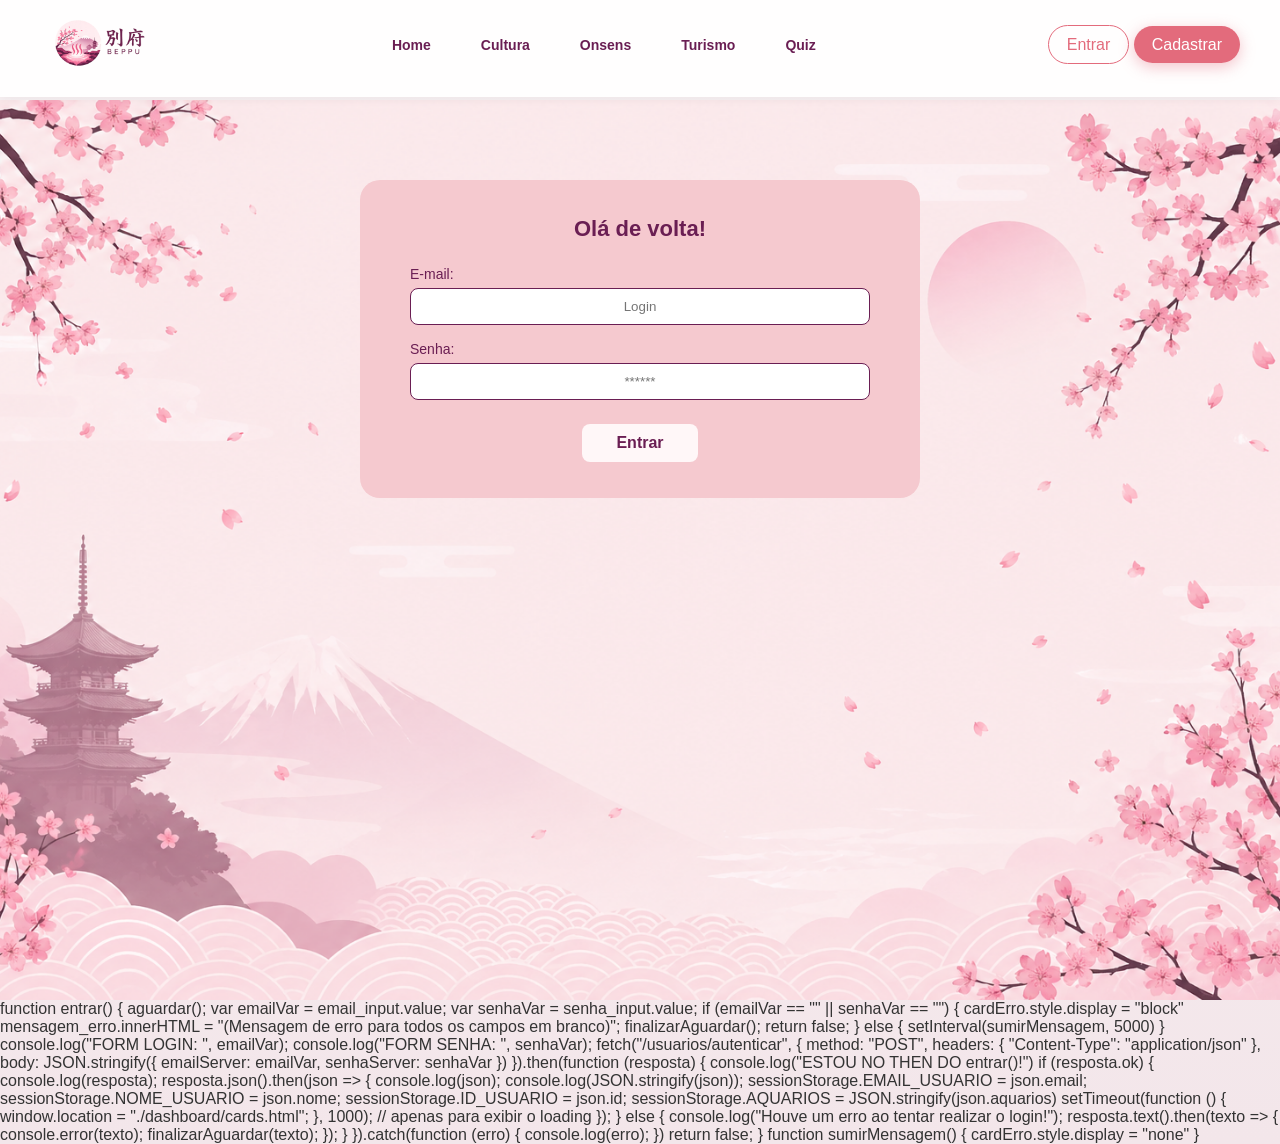
<file: login.html>
<!DOCTYPE html>
<html lang="pt-br">

<head>
    <meta charset="UTF-8">
    <meta name="viewport" content="width=device-width, initial-scale=1.0">
    <title>Beppu | Login</title>
    <link rel="icon" type="image/png" sizes="192x192" href="assets/img/logo_img.png">
    <link rel="stylesheet" href="css/style.css">
</head>

<body>
    <!-- HEADER -->
    <header class="header">
        <div class="logo">
            <a href="/index.html"><img src="assets/img/logo.png" href="/index.html"></a>
        </div>


        <nav class="menu">
            <a href="index.html#home">Home</a>
            <a href="index.html#cultura">Cultura</a>
            <a href="index.html#onsens">Onsens</a>
            <a href="index.html#turismo">Turismo</a>
            <a href="index.html#quiz">Quiz</a>
        </nav>

        <div class="acoes">
            <a class="btn-outline" href="/login.html">Entrar</a>
            <a class="btn-primary" href="/cadastro.html">Cadastrar</a>
        </div>
    </header>

    <div class="body-cadastro">
    <div class="login">
        <div class="alerta_erro">
            <div class="card_erro" id="cardErro">
                <span id="mensagem_erro"></span>
            </div>
        </div>
        <div class="container">
            <div class="card card-login">
                <h2>Olá de volta!</h2>
                <div class="formulario">
                    <div class="campo">
                        <span>E-mail:</span>
                        <input id="email_input" type="text" placeholder="Login">
                    </div>
                    <div class="campo">
                        <span>Senha:</span>
                        <input id="senha_input" type="password" placeholder="******">
                    </div>
                    <button class="botao" onclick="entrar()">Entrar</button>
                </div>

                <div id="div_aguardar" class="loading-div">
                    <img src="assets/gif/circle-loading.gif" id="loading-gif">
                </div>

                <div id="div_erros_login"></div>
            </div>
        </div>
    </div>
    </div>

</body>

</html>


    function entrar() {
        aguardar();

        var emailVar = email_input.value;
        var senhaVar = senha_input.value;

        if (emailVar == "" || senhaVar == "") {
            cardErro.style.display = "block"
            mensagem_erro.innerHTML = "(Mensagem de erro para todos os campos em branco)";
            finalizarAguardar();
            return false;
        }
        else {
            setInterval(sumirMensagem, 5000)
        }

        console.log("FORM LOGIN: ", emailVar);
        console.log("FORM SENHA: ", senhaVar);

        fetch("/usuarios/autenticar", {
            method: "POST",
            headers: {
                "Content-Type": "application/json"
            },
            body: JSON.stringify({
                emailServer: emailVar,
                senhaServer: senhaVar
            })
        }).then(function (resposta) {
            console.log("ESTOU NO THEN DO entrar()!")

            if (resposta.ok) {
                console.log(resposta);

                resposta.json().then(json => {
                    console.log(json);
                    console.log(JSON.stringify(json));
                    sessionStorage.EMAIL_USUARIO = json.email;
                    sessionStorage.NOME_USUARIO = json.nome;
                    sessionStorage.ID_USUARIO = json.id;
                    sessionStorage.AQUARIOS = JSON.stringify(json.aquarios)

                    setTimeout(function () {
                        window.location = "./dashboard/cards.html";
                    }, 1000); // apenas para exibir o loading

                });

            } else {

                console.log("Houve um erro ao tentar realizar o login!");

                resposta.text().then(texto => {
                    console.error(texto);
                    finalizarAguardar(texto);
                });
            }

        }).catch(function (erro) {
            console.log(erro);
        })

        return false;
    }

    function sumirMensagem() {
        cardErro.style.display = "none"
    }

</script>
</file>
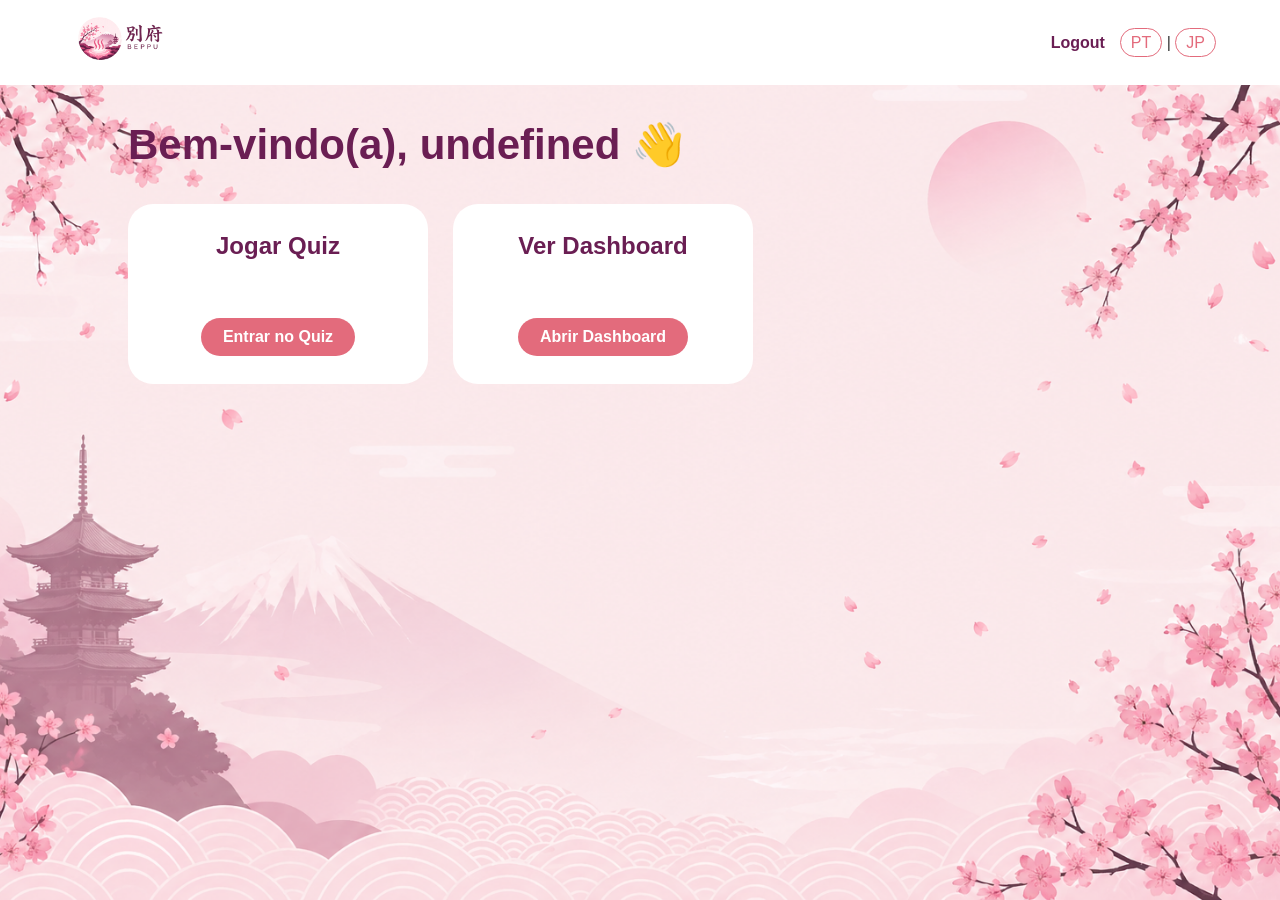
<file: public/home.html>
<!DOCTYPE html>
<html lang="pt-br">

<head>
    <meta charset="UTF-8">
    <title>Beppu | Home</title>

    <link rel="icon" type="image/png" sizes="192x192" href="./assets/img/logo_img.png">
    <link rel="stylesheet" href="./css/header.css">
    <link rel="stylesheet" href="./css/style.css">
    <link rel="stylesheet" href="./css/dashboard.css">
</head>

<body>

    <header class="header">
        <div class="header-content">
            <div class="header-logo">
                <img src="./assets/img/logo.png">
            </div>

            <div class="header-right">
                <div class="header-actions">
                    <nav class="header-menu">
                        <a href="../login.html" onclick="limparSessao()">Logout</a>
                    </nav>

                    <div class="lang-switch">
                        <a href="./home.html">PT</a> |
                        <a href="./homeJP.html">JP</a>
                    </div>
                </div>
            </div>
        </div>
    </header>
    <div class="body-cadastro">
        <div class="dashboard">

            <h1>
                Bem-vindo(a), <span id="b_usuario"></span> 👋
            </h1>

            <div class="kpis">

                <div class="card-home">
                    <h2>Jogar Quiz</h2>

                    <br>

                    <a class="btn-primary" href="./quiz.html">
                        Entrar no Quiz
                    </a>
                </div>

                <div class="card-home">
                    <h2>Ver Dashboard</h2>

                    <br>

                    <a class="btn-primary" href="./dashboard/dashboard.html">
                        Abrir Dashboard
                    </a>
                </div>

            </div>

        </div>
    </div>

</body>

</html>

<script>
    b_usuario.innerHTML = sessionStorage.NOME_USUARIO;

    function limparSessao() {
        sessionStorage.clear();
    }

</script>
</file>
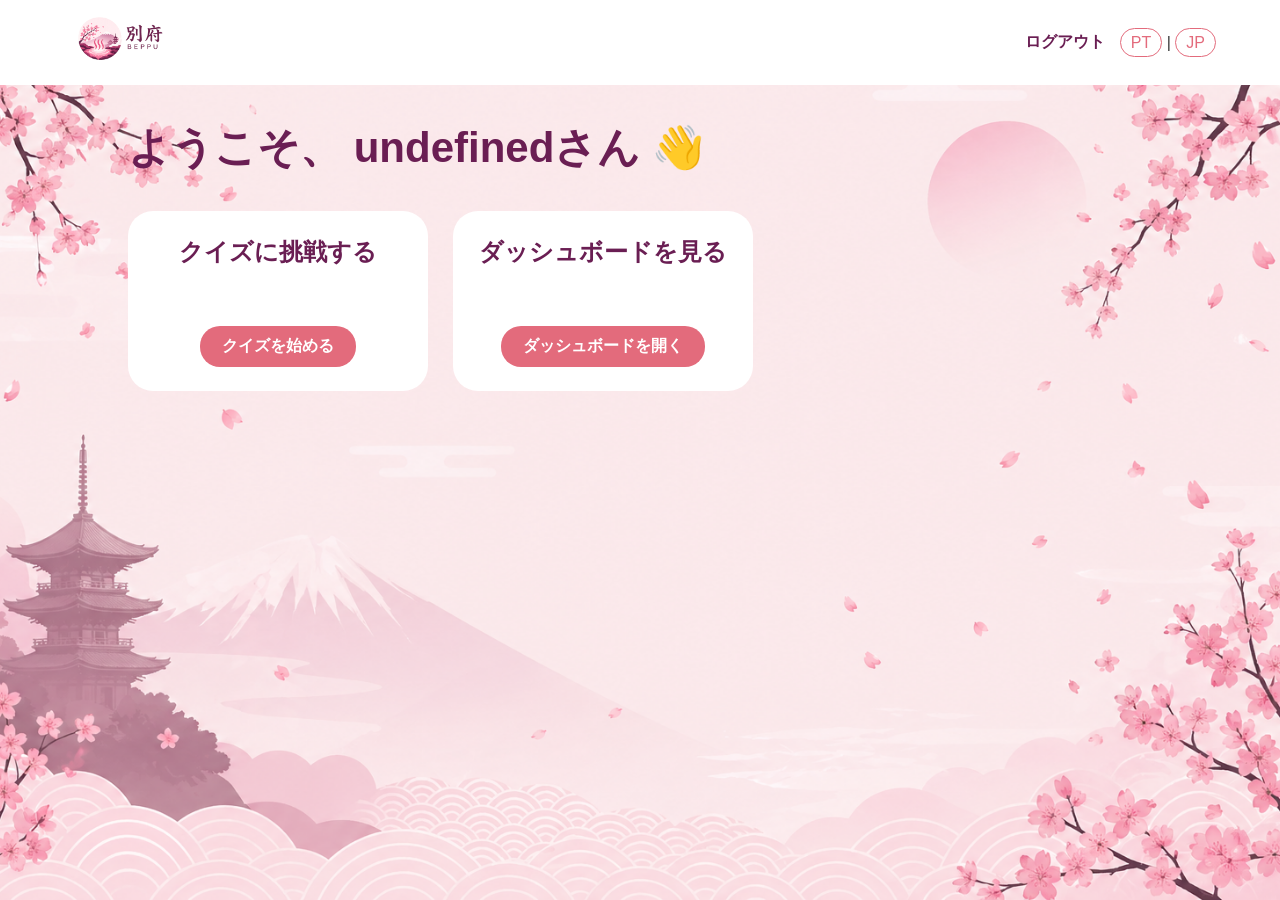
<file: public/homeJP.html>
<!DOCTYPE html>
<html lang="pt-br">

<head>
    <meta charset="UTF-8">
    <title>別府 | ホーム</title>

    <link rel="icon" type="image/png" sizes="192x192" href="./assets/img/logo_img.png">
    <link rel="stylesheet" href="./css/header.css">
    <link rel="stylesheet" href="./css/style.css">
    <link rel="stylesheet" href="./css/dashboard.css">
</head>

<body>

    <header class="header">
        <div class="header-content">
        <div class="header-logo">
            <a href="./indexJP.html">
                <img src="./assets/img/logo.png">
            </a>
        </div>

        <div class="header-right">
            <div class="header-actions">
                <nav class="header-menu">
                    <a href="../loginJP.html" onclick="limparSessao()">ログアウト</a>
                </nav>
            
            <div class="lang-switch">
                <a href="./home.html">PT</a> |
                <a href="./homeJP.html">JP</a>
            </div>
            </div>
            </div>
        </div>


    </header>
    <div class="body-cadastro">
        <div class="dashboard">

            <h1>
                ようこそ、 <span id="b_usuario"></span>さん 👋
            </h1>

            <div class="kpis">

                <div class="card-home">
                    <h2>クイズに挑戦する</h2>

                    <br>

                    <a class="btn-primary" href="./quizJP.html">
                        クイズを始める
                    </a>
                </div>

                <div class="card-home">
                    <h2>ダッシュボードを見る</h2>

                    <br>

                    <a class="btn-primary" href="./dashboard/dashboardJP.html">
                        ダッシュボードを開く
                    </a>
                </div>

            </div>

        </div>
    </div>

</body>

</html>

<script>
    b_usuario.innerHTML = sessionStorage.NOME_USUARIO;

    function limparSessao() {
        sessionStorage.clear();
    }

</script>
</file>
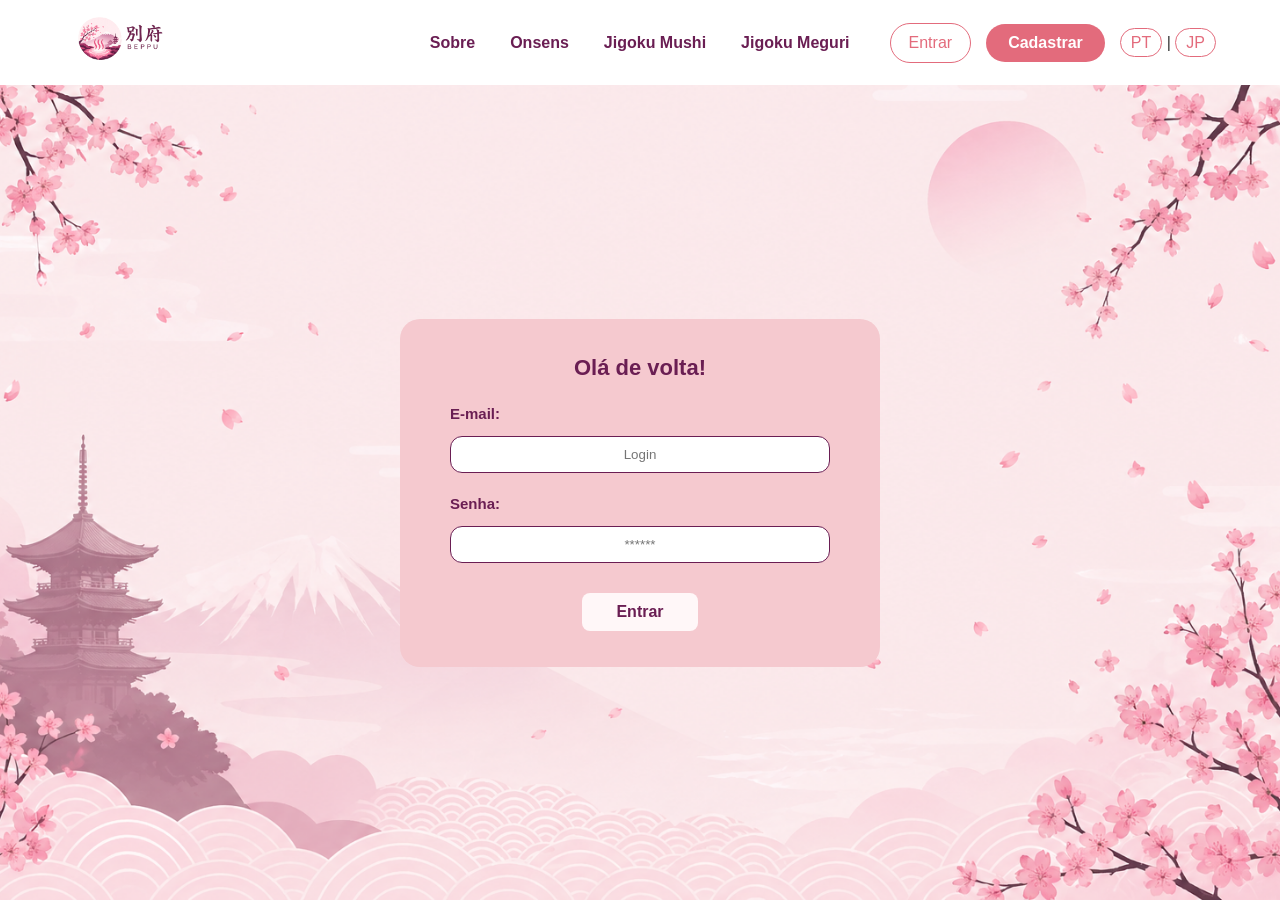
<file: public/login.html>
<!DOCTYPE html>
<html lang="pt-br">

<head>
    <meta charset="UTF-8">
    <meta name="viewport" content="width=device-width, initial-scale=1.0">
    <title>Beppu | Login</title>

    <script src="./js/sessao.js"></script>

    <link rel="icon" type="image/png" sizes="192x192" href="./assets/img/logo_img.png">
    <link rel="stylesheet" href="./css/header.css">
    <link rel="stylesheet" href="./css/login.css">
</head>

<body>
    <header class="header">
        <div class="header-content">
            <div class="header-logo">
                <a href="./index.html"><img src="./assets/img/logo.png" href="/public/index.html"></a>
            </div>
            <div class="header-right">
                <nav class="header-menu">
                    <a href="./index.html#sobre">Sobre</a>
                    <a href="./index.html#onsens">Onsens</a>
                    <a href="./index.html#jigokumushi">Jigoku Mushi</a>
                    <a href="./index.html#jigokumeguri">Jigoku Meguri</a>
                </nav>
                <div class="header-actions">
                    <a class="btn-outline" href="./login.html">Entrar</a>
                    <a class="btn-primary" href="./cadastro.html">Cadastrar</a>


                    <div class="lang-switch">
                        <a href="./login.html">PT</a> |
                        <a href="./loginJP.html">JP</a>
                    </div>
                </div>
            </div>
        </div>
        </div>
    </header>

    <main class="login-hero">

        <div class="alerta_erro">
            <div class="card_erro" id="cardErro">
                <span id="mensagem_erro"></span>
            </div>
        </div>
        <div class="login-content">
            <div class="login-card">
                <h2>Olá de volta!</h2>
                <form>
                    <label>E-mail:</label>
                    <input id="email_input" type="text" placeholder="Login">
                    <label>Senha:</label>
                    <input id="senha_input" type="password" placeholder="******">
                    <div id="div_erros_login"></div>
                </form>

                <button class="botao" onclick="entrar()">Entrar</button>

                <div id="div_aguardar" class="loading-div">
                    <img src="./assets/gif/circle-loading.gif" id="loading-gif">
                </div>

            </div>

        </div>

    </main>

</body>

</html>

<script>

    function entrar() {
        aguardar();

        var emailVar = email_input.value;
        var senhaVar = senha_input.value;

        if (emailVar == "" || senhaVar == "") {
            cardErro.style.display = "block"
            mensagem_erro.innerHTML = "Preencha corretamente todos os campos!";
            finalizarAguardar();
            return false;
        }
        else {
            setInterval(sumirMensagem, 5000)
        }

        console.log("FORM LOGIN: ", emailVar);
        console.log("FORM SENHA: ", senhaVar);

        fetch("/usuarios/autenticar", {
            method: "POST",
            headers: {
                "Content-Type": "application/json"
            },
            body: JSON.stringify({
                emailServer: emailVar,
                senhaServer: senhaVar
            })
        }).then(function (resposta) {
            console.log("ESTOU NO THEN DO entrar()!")

            if (resposta.ok) {
                console.log(resposta);
                div_erros_login.style.display = "none";

                resposta.json().then(json => {
                    console.log(json);
                    console.log(JSON.stringify(json));
                    sessionStorage.EMAIL_USUARIO = json.email;
                    sessionStorage.NOME_USUARIO = json.nome;
                    sessionStorage.ID_USUARIO = json.idUsuario;

                    setTimeout(function () {
                        window.location = "./home.html";
                    }, 1000);

                });

            } else {

                console.log("Houve um erro ao tentar realizar o login!");

                resposta.text().then(texto => {
                    console.error(texto);
                    mostrarErroLogin();
                    finalizarAguardar(texto);
                });
            }

        }).catch(function (erro) {
            console.log(erro);
        })

        return false;
    }

    function sumirMensagem() {
        cardErro.style.display = "none"
    }

</script>
</file>
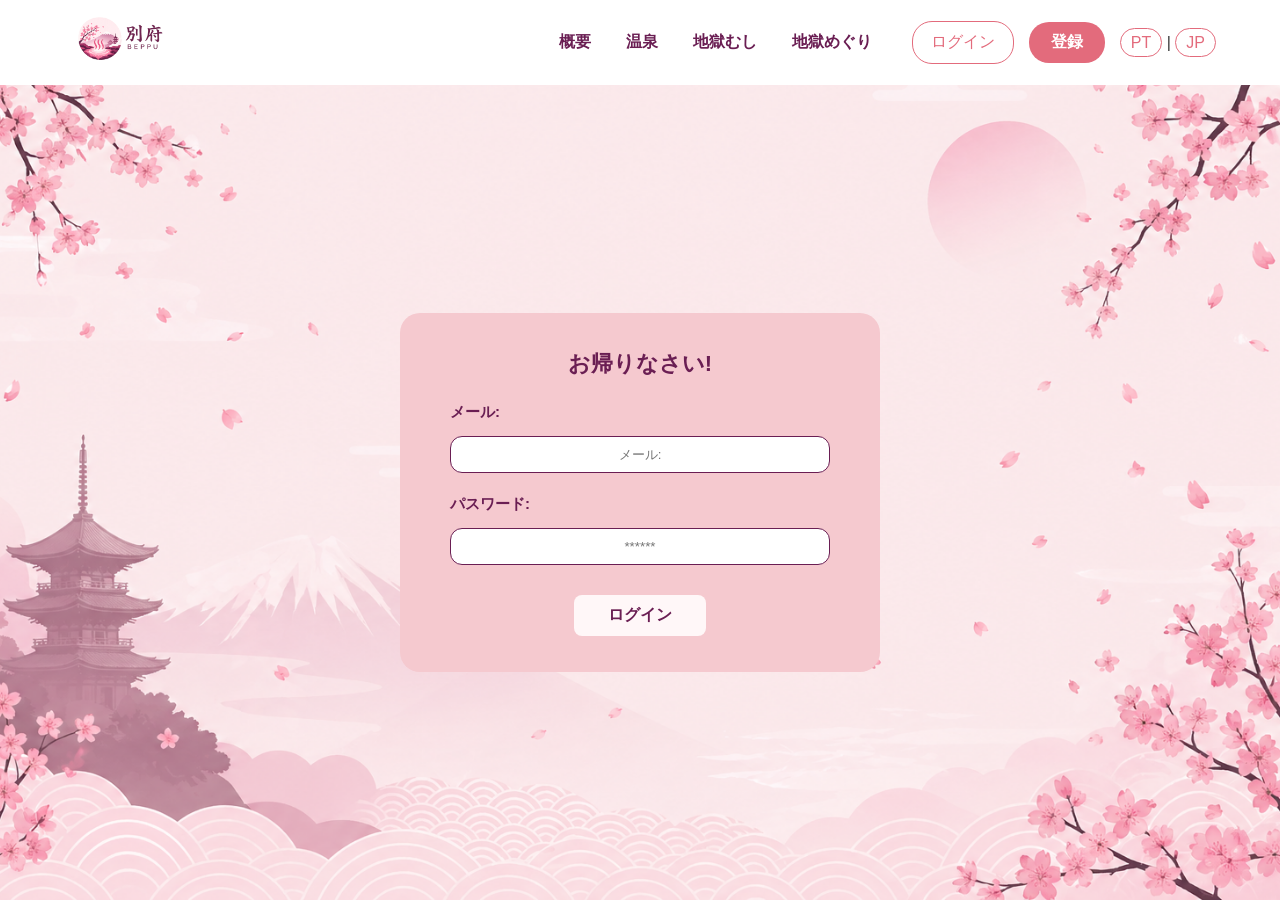
<file: public/loginJP.html>
<!DOCTYPE html>
<html lang="ja">

<head>
    <meta charset="UTF-8">
    <meta name="viewport" content="width=device-width, initial-scale=1.0">
    <title>別府 | ログイン</title>

    <script src="./js/sessao.js"></script>

    <link rel="icon" type="image/png" sizes="192x192" href="./assets/img/logo_img.png">
    <link rel="stylesheet" href="./css/header.css">
    <link rel="stylesheet" href="./css/login.css">
</head>

<body>
   <header class="header">
        <div class="header-content">
            <div class="header-logo">
                <a href="./indexJP.html"><img src="./assets/img/logo.png" href="/public/index.html"></a>
            </div>
            <div class="header-right">
                <nav class="header-menu">
                    <a href="./indexJP.html#sobre">概要</a>
                    <a href="./indexJP.html#onsens">温泉</a>
                    <a href="./indexJP.html#jigokumushi">地獄むし</a>
                    <a href="./indexJP.html#jigokumeguri">地獄めぐり</a>
                </nav>
                <div class="header-actions">
                    <a class="btn-outline" href="./loginJP.html">ログイン</a>
                    <a class="btn-primary" href="./cadastroJP.html">登録</a>


                    <div class="lang-switch">
                        <a href="./login.html">PT</a> |
                        <a href="./loginJP.html">JP</a>
                    </div>
                </div>
            </div>
        </div>
        </div>
    </header>

    <main class="login-hero">
        <div class="alerta_erro">
            <div class="card_erro" id="cardErro">
                <span id="mensagem_erro"></span>
            </div>
        </div>
        <div class="login-content">
            <div class="login-card">
                <h2>お帰りなさい!</h2>
                <form>
                    <label>メール:</label>
                    <input id="email_input" type="text" placeholder="メール:">
                    <label>パスワード:</label>
                    <input id="senha_input" type="password" placeholder="******">
                    <div id="div_erros_login"></div>
                </form>

                    <button class="botao" onclick="entrar()">ログイン</button>


                    <div id="div_aguardar" class="loading-div">
                        <img src="./assets/gif/circle-loading.gif" id="loading-gif">
                    </div>
                
            </div>
            
        </div>

    </main>

</body>

</html>

<script>

    function entrar() {
        aguardar();

        var emailVar = email_input.value;
        var senhaVar = senha_input.value;

        if (emailVar == "" || senhaVar == "") {
            cardErro.style.display = "block"
            mensagem_erro.innerHTML = "すべての項目を正しく入力してください!";
            finalizarAguardar();
            return false;
        }
        else {
            setInterval(sumirMensagem, 5000)
        }

        console.log("FORM LOGIN: ", emailVar);
        console.log("FORM SENHA: ", senhaVar);

        fetch("/usuarios/autenticar", {
            method: "POST",
            headers: {
                "Content-Type": "application/json"
            },
            body: JSON.stringify({
                emailServer: emailVar,
                senhaServer: senhaVar
            })
        }).then(function (resposta) {
            console.log("ESTOU NO THEN DO entrar()!")

            if (resposta.ok) {
                console.log(resposta);
                div_erros_login.style.display = "none";

                resposta.json().then(json => {
                    console.log(json);
                    console.log(JSON.stringify(json));
                    sessionStorage.EMAIL_USUARIO = json.email;
                    sessionStorage.NOME_USUARIO = json.nome;
                    sessionStorage.ID_USUARIO = json.idUsuario;

                    setTimeout(function () {
                        window.location = "./homeJP.html";
                    }, 1000); // apenas para exibir o loading

                });

            } else {

                console.log("Houve um erro ao tentar realizar o login!");

                resposta.text().then(texto => {
                    console.error(texto);
                    mostrarErroLogin();
                    finalizarAguardar(texto);
                });
            }

        }).catch(function (erro) {
            console.log(erro);
        })

        return false;
    }

    function sumirMensagem() {
        cardErro.style.display = "none"
    }

</script>
</file>
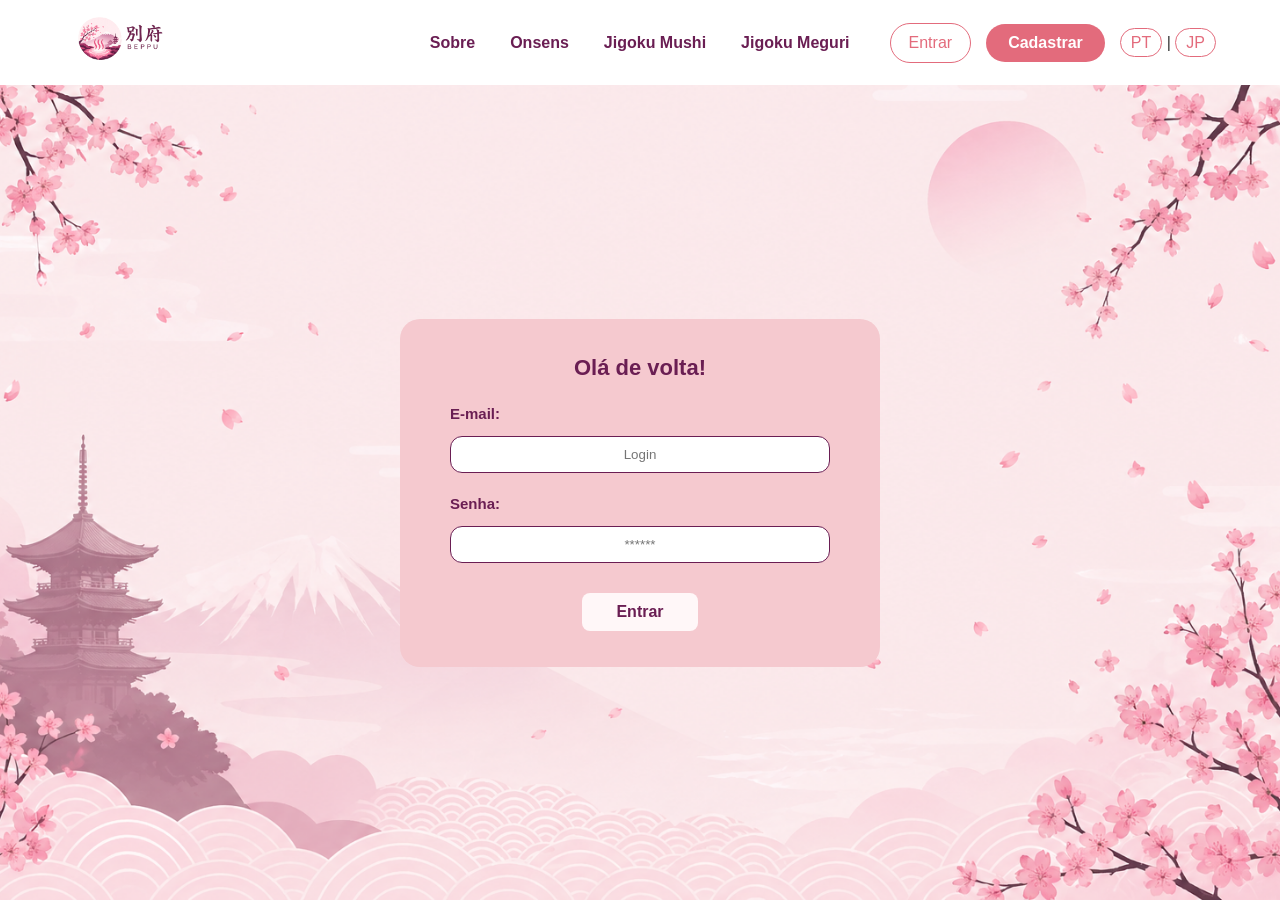
<file: public/quiz.html>
<!DOCTYPE html>
<html lang="en">

<head>
    <meta charset="UTF-8">
    <meta name="viewport" content="width=device-width, initial-scale=1.0">
    <title>Beppu | Quiz</title>
    <link rel="icon" type="image/png" sizes="192x192" href="./assets/img/logo_img.png">
    <link rel="stylesheet" href="./css/header.css">
    <link rel="stylesheet" href="./css/style.css">
    <link rel="stylesheet" href="./css/quiz.css">
</head>


<body onload="onloadEsconder()">
    <header class="header">
        <div class="header-content">
            <div class="header-logo">
                <a href="./index.html"><img src="./assets/img/logo.png" href="./index.html"></a>
            </div>

            <div class="header-right">
                <nav class="header-menu">
                    <a href="./dashboard/dashboard.html">Dashboard</a>
                </nav>

                <div class="header-actions">
                    <a class="btn-outline" href="../home.html">Voltar</a>


                    <div class="lang-switch">
                        <a href="./quiz.html">PT</a> |
                        <a href="./quizJP.html">JP</a>
                    </div>
                </div>
            </div>
        </div>
    </header>


    <div class="quiz-wrapper">
        <div class="quiz-start">
            <h1>Quiz sobre Beppu</h1>
            <p>Teste seus conhecimentos e veja o quanto você está apto para visitar a cidade dos onsens!</p>

            <button id="btnIniciarQuiz" onclick="iniciarQuiz()">
                Começar Quiz
            </button>
        </div>
    </div>
    <div id="pontuacao" class="quiz-score">
        <div class="score-item">
            <span>Acertos</span>
            <strong id="spanCertas">0</strong>
        </div>

        <div class="score-item">
            <span>Erros</span>
            <strong id="spanErradas">0</strong>
        </div>

        <div class="score-item destaque">
            <span>Pontuação</span>
            <strong id="spanPontuacaoFinal">0</strong>
        </div>
    </div>

    <div id="msgFinal"></div>

    <div id="jogo" class="quiz-container">

        <div class="quiz-topo">
            <div id="infoQuestao">
                Questão <span id="spanNumeroDaQuestaoAtual"></span> de
                <span id="qtdQuestoes"></span>
            </div>

            <div id="perguntaDaQuestaoAtual">
                <span id="spanQuestaoExibida"></span>
            </div>

            <div id="infoAlternativas">
                <em>Escolha uma opção:</em>
            </div>
        </div>

        <div id="opcoes" class="quiz-opcoes">
            <div class="opcao-item">
                <input type="radio" id="primeiraOpcao" name="option" value="alternativaA">
                <label for="primeiraOpcao" class="option" id="labelOpcaoUm"></label>
            </div>

            <div class="opcao-item">
                <input type="radio" id="segundaOpcao" name="option" value="alternativaB">
                <label for="segundaOpcao" class="option" id="labelOpcaoDois"></label>
            </div>

            <div class="opcao-item">
                <input type="radio" id="terceiraOpcao" name="option" value="alternativaC">
                <label for="terceiraOpcao" class="option" id="labelOpcaoTres"></label>
            </div>

            <div class="opcao-item">
                <input type="radio" id="quartaOpcao" name="option" value="alternativaD">
                <label for="quartaOpcao" class="option" id="labelOpcaoQuatro"></label>
            </div>
        </div>

        <div id="botoes" class="quiz-botoes">
            <button onclick="submeter()" id="btnSubmeter">Submeter</button>
        </div>

    </div>
</body>

</html>
<script>
    if (sessionStorage.ID_USUARIO == undefined) {
        alert("Você precisa estar logado para acessar o quiz!");

        window.location = "login.html";
    }
    const listaDeQuestoes = [
        {
            pergunta: "O que são os onsen em Beppu?",
            alternativaA: "Piscinas termais artificiais",
            alternativaB: "Fontes termais naturais",
            alternativaC: "Lagos artificiais",
            alternativaD: "Águas cristalinas",
            alternativaCorreta: "alternativaB"
        },

        {
            pergunta: "O que é o 'Jigoku Meguri' em Beppu?",
            alternativaA: "Festival de comida",
            alternativaB: "Passeio pelos 'infernos' termais",
            alternativaC: "Templo histórico",
            alternativaD: "Tipo de hospedagem",
            alternativaCorreta: "alternativaB"
        },

        {
            pergunta: "Dentre os 'Jigoku Meguri' de Beppu, qual deses é designado como 'Sítio da Beleza Cênica Nacional' e apresenta águas de cor azul?",
            alternativaA: "Tatsumaki Jigoku",
            alternativaB: "Oniishibozu Jigoku",
            alternativaC: "Umi Jigoku",
            alternativaD: "Chinoike Jigoku",
            alternativaCorreta: "alternativaC"
        },

        {
            pergunta: "O 'Umi Jigoku' atinge aproximadamente quantos graus?",
            alternativaA: "80°C",
            alternativaB: "90°C",
            alternativaC: "100°C",
            alternativaD: "110°C",
            alternativaCorreta: "alternativaC"
        },

        {
            pergunta: "O 'Chinoike Jigoku' é famoso por sua coloração avermelhada. Históricamente, para qual finalidade a 'lama' rica em óxido de ferro era utilizada?",
            alternativaA: "Combustível para fornos",
            alternativaB: "Purificação de água potável",
            alternativaC: "Fertilizante para arrozais",
            alternativaD: "Pomadas medicinais para doenças de pele",
            alternativaCorreta: "alternativaD"
        },

        {
            pergunta: "Qual prato típico de Beppu é cozido com vapor dos onsen?",
            alternativaA: "Jigoku Sushi",
            alternativaB: "Jigoku Tempura",
            alternativaC: "Jigoku Mushi",
            alternativaD: "Jigoku Ramen",
            alternativaCorreta: "alternativaC"
        },

        {
            pergunta: "O 'Jigoku Mushi' utiliza o vapor direto das fontes termais para cozinhar. Além da temperatura, qual característica do vapor de Beppu influencia o sabor final dos alimentos?",
            alternativaA: "A ausência total de umidade do vapor vulcânico",
            alternativaB: "A presença de gás carbônico purificado",
            alternativaC: "Os sais minerais e o cloreto de sódio presentes no vapor",
            alternativaD: "O alto teor de nitrogênio atmosférico",
            alternativaCorreta: "alternativaC"
        },

        {
            pergunta: "Beppu está localizada em qual região do Japão?",
            alternativaA: "Hokkaido",
            alternativaB: "Kyushu",
            alternativaC: "Kanto",
            alternativaD: "Kansai",
            alternativaCorreta: "alternativaB"
        },

        {
            pergunta: "O que torna o Tatsumaki Jigoku uma das atrações mais conhecidas de Beppu?",
            alternativaA: "Seu gêiser natural que lança vapor e água quente",
            alternativaB: "Suas águas azul-cobalto",
            alternativaC: "Sua lama medicinal vermelha",
            alternativaD: "Seu lago congelado durante o inverno",
            alternativaCorreta: "alternativaA"
        },

        {
            pergunta: "Qual é a principal característica do Oniishibozu Jigoku em Beppu?",
            alternativaA: "Águas azul-cobalto",
            alternativaB: "Lama quente cinzenta que borbulha",
            alternativaC: "Um gêiser natural",
            alternativaD: "Águas avermelhadas ricas em ferro",
            alternativaCorreta: "alternativaB"
        },

    ]

    let numeroDaQuestaoAtual = 0
    let pontuacaoFinal = 0
    let tentativaIncorreta = 0
    let certas = 0
    let erradas = 0
    let quantidadeDeQuestoes = listaDeQuestoes.length

    function onloadEsconder() {
        document.getElementById('pontuacao').style.display = "none"
        document.getElementById('jogo').style.display = "none"
    }

    function iniciarQuiz() {
        document.getElementById('pontuacao').style.display = "flex"
        document.getElementById('jogo').style.display = "flex"
        document.getElementById('btnIniciarQuiz').style.display = "none"
        document.querySelector('.quiz-wrapper').style.display = "none"

        document.getElementById('qtdQuestoes').innerHTML = quantidadeDeQuestoes

        preencherHTMLcomQuestaoAtual(0)

        btnSubmeter.disabled = false
    }

    function preencherHTMLcomQuestaoAtual(index) {
        habilitarAlternativas(true)
        const questaoAtual = listaDeQuestoes[index]
        numeroDaQuestaoAtual = index
        console.log("questaoAtual")
        console.log(questaoAtual)
        document.getElementById("spanNumeroDaQuestaoAtual").innerHTML = Number(index) + 1;
        document.getElementById("spanQuestaoExibida").innerHTML = questaoAtual.pergunta;
        document.getElementById("labelOpcaoUm").innerHTML = questaoAtual.alternativaA;
        document.getElementById("labelOpcaoDois").innerHTML = questaoAtual.alternativaB;
        document.getElementById("labelOpcaoTres").innerHTML = questaoAtual.alternativaC;
        document.getElementById("labelOpcaoQuatro").innerHTML = questaoAtual.alternativaD;
    }

    function submeter() {
        const options = document.getElementsByName("option");

        let hasChecked = false
        for (let i = 0; i < options.length; i++) {
            if (options[i].checked) {
                hasChecked = true
                break
            }
        }

        if (!hasChecked) {
            alert("Não há alternativas escolhidas. Escolha uma opção.")
        } else {
            btnSubmeter.disabled = true

            habilitarAlternativas(false)

            checarResposta()

            setTimeout(() => {
                avancar()
            }, 900)
        }
    }

    function habilitarAlternativas(trueOrFalse) {
        let opcaoEscolhida = trueOrFalse ? false : true

        primeiraOpcao.disabled = opcaoEscolhida
        segundaOpcao.disabled = opcaoEscolhida
        terceiraOpcao.disabled = opcaoEscolhida
        quartaOpcao.disabled = opcaoEscolhida

    }

    function avancar() {
        numeroDaQuestaoAtual++
        btnSubmeter.disabled = false

        desmarcarRadioButtons()
        limparCoresBackgroundOpcoes()

        if (numeroDaQuestaoAtual < quantidadeDeQuestoes) {
            preencherHTMLcomQuestaoAtual(numeroDaQuestaoAtual)
        } else {
            finalizarJogo()
        }
    }

    function checarResposta() {
        const questaoAtual = listaDeQuestoes[numeroDaQuestaoAtual]
        const respostaCorreta = questaoAtual.alternativaCorreta

        const options = document.getElementsByName("option")

        let alternativaCorretaId = null
        let alternativaSelecionada = null

        for (let i = 0; i < options.length; i++) {
            let option = options[i];

            if (option.value === respostaCorreta) {
                alternativaCorretaId = option.labels[0].id;
            }

            if (option.checked) {
                alternativaSelecionada = option;
            }
        }

        if (alternativaSelecionada.value === respostaCorreta) {
            document.getElementById(alternativaCorretaId).classList.add("text-success-with-bg")
            pontuacaoFinal++
            certas++
            document.getElementById("spanCertas").innerHTML = certas
        } else {
            const wrongId = alternativaSelecionada.labels[0].id

            document.getElementById(wrongId).classList.add("text-danger-with-bg")
            document.getElementById(alternativaCorretaId).classList.add("text-success-with-bg")

            erradas++
            document.getElementById("spanErradas").innerHTML = erradas
        }
    }

    function limparCoresBackgroundOpcoes() {
        const options = document.getElementsByName("option");
        options.forEach((option) => {
            document.getElementById(option.labels[0].id).classList.remove("text-danger-with-bg")
            document.getElementById(option.labels[0].id).classList.remove("text-success-with-bg")
        })
    }

    function desmarcarRadioButtons() {
        const options = document.getElementsByName("option");
        for (let i = 0; i < options.length; i++) {
            options[i].checked = false;
        }
    }

    function finalizarJogo() {
        let textoParaMensagemFinal = null;
        const porcentagem = (pontuacaoFinal / quantidadeDeQuestoes) * 100;

        textoParaMensagemFinal = "<br> Você acertou " + Math.round(porcentagem) + "% das questões."

        document.getElementById('msgFinal').innerHTML = textoParaMensagemFinal
        document.getElementById('spanPontuacaoFinal').innerHTML = pontuacaoFinal

        fetch("/quiz/salvar", {
            method: "POST",
            headers: {
                "Content-Type": "application/json"
            },
            body: JSON.stringify({
                pontuacaoServer: pontuacaoFinal,
                acertosServer: certas,
                errosServer: erradas,
                porcentagemServer: porcentagem.toFixed(2),
                fkUsuarioServer: Number(sessionStorage.ID_USUARIO)
            })

        })
            .then(function (resposta) {
                console.log("Resultado salvo!");
                setTimeout(() => {
                    window.location = "./dashboard/dashboard.html";
                }, 2000);
            })
            .catch(function (erro) {
                console.log("Erro ao salvar:", erro);
            });
        btnSubmeter.disabled = true
    }
</script>
</file>
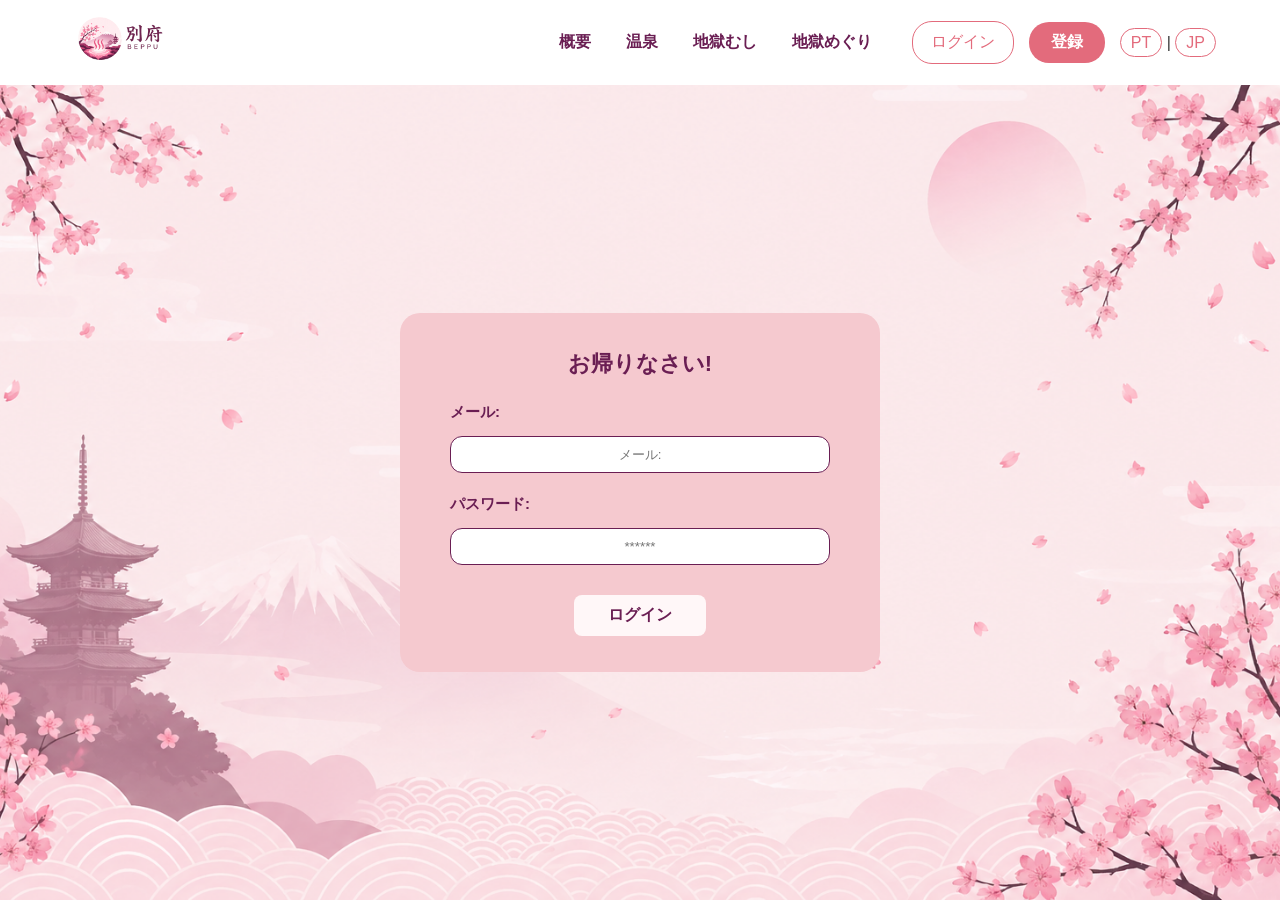
<file: public/quizJP.html>
<!DOCTYPE html>
<html lang="en">

<head>
    <meta charset="UTF-8">
    <meta name="viewport" content="width=device-width, initial-scale=1.0">
    <title>別府 | クイズ</title>

    <link rel="icon" type="image/png" sizes="192x192" href="./assets/img/logo_img.png">
    <link rel="stylesheet" href="./css/header.css">

    <link rel="stylesheet" href="./css/style.css">
    <link rel="stylesheet" href="./css/quiz.css">
</head>


<body onload="onloadEsconder()">
    <header class="header">
        <div class="header-content">
            <div class="header-logo">
                <a href="./indexJP.html"><img src="./assets/img/logo.png" href="./index.html"></a>
            </div>

            <div class="header-right">
                <nav class="header-menu">
                    <a href="./dashboard/dashboardJP.html">ダッシュボード</a>
                </nav>

                <div class="header-actions">
                    <a class="btn-outline" href="../homeJP.html">戻る</a>


                    <div class="lang-switch">
                        <a href="./quiz.html">PT</a> |
                        <a href="./quizJP.html">JP</a>
                    </div>
                </div>
            </div>
        </div>
    </header>


    <div class="quiz-wrapper">
        <div class="quiz-start">
            <h1>別府市のクイズ</h1>
            <p>あなたの知識を試して、温泉の街・別府をどれだけ知っているか確かめましょう！</p>

            <button id="btnIniciarQuiz" onclick="iniciarQuiz()">
                クイズを始める
            </button>
        </div>
    </div>
    <div id="pontuacao" class="quiz-score">
        <div class="score-item">
            <span>正解数</span>
            <strong id="spanCertas">0</strong>
        </div>

        <div class="score-item">
            <span>間違い</span>
            <strong id="spanErradas">0</strong>
        </div>

        <div class="score-item destaque">
            <span>スコア</span>
            <strong id="spanPontuacaoFinal">0</strong>
        </div>
    </div>

    <div id="msgFinal"></div>

    <div id="jogo" class="quiz-container">

        <div class="quiz-topo">
            <div id="infoQuestao">
                第<span id="spanNumeroDaQuestaoAtual"></span>問 /
                第<span id="qtdQuestoes"></span>問
            </div>

            <div id="perguntaDaQuestaoAtual">
                <span id="spanQuestaoExibida"></span>
            </div>

            <div id="infoAlternativas">
                <em>選択してください:</em>
            </div>
        </div>

        <div id="opcoes" class="quiz-opcoes">
            <div class="opcao-item">
                <input type="radio" id="primeiraOpcao" name="option" value="alternativaA">
                <label for="primeiraOpcao" class="option" id="labelOpcaoUm"></label>
            </div>

            <div class="opcao-item">
                <input type="radio" id="segundaOpcao" name="option" value="alternativaB">
                <label for="segundaOpcao" class="option" id="labelOpcaoDois"></label>
            </div>

            <div class="opcao-item">
                <input type="radio" id="terceiraOpcao" name="option" value="alternativaC">
                <label for="terceiraOpcao" class="option" id="labelOpcaoTres"></label>
            </div>

            <div class="opcao-item">
                <input type="radio" id="quartaOpcao" name="option" value="alternativaD">
                <label for="quartaOpcao" class="option" id="labelOpcaoQuatro"></label>
            </div>
        </div>

        <div id="botoes" class="quiz-botoes">
            <button onclick="submeter()" id="btnSubmeter">回答する</button>
        </div>

    </div>
    </div>
</body>

</html>
<script>
    if (sessionStorage.ID_USUARIO == undefined) {
        alert("クイズにアクセスするにはログインが必要です！");

        window.location = "loginJP.html";
    }
    const listaDeQuestoes = [
        {
            pergunta: "別府の「温泉」とは何ですか？",
            alternativaA: "人工の温水プール",
            alternativaB: "天然の熱水源",
            alternativaC: "人工の湖",
            alternativaD: "澄んだ水",
            alternativaCorreta: "alternativaB"
        },

        {
            pergunta: "別府の「地獄めぐり」とは何ですか？",
            alternativaA: "フードフェスティバル",
            alternativaB: "温泉の「地獄」を巡るツアー",
            alternativaC: "歴史的な寺院",
            alternativaD: "宿泊施設の種類",
            alternativaCorreta: "alternativaB"
        },

        {
            pergunta: "別府の「地獄めぐり」の中で、国の名勝に指定されており、硫酸鉄によって青い色をしているのはどれですか？",
            alternativaA: "竜巻地獄",
            alternativaB: "鬼石坊主地獄",
            alternativaC: "海地獄",
            alternativaD: "血の池地獄",
            alternativaCorreta: "alternativaC"
        },

        {
            pergunta: "「海地獄」の温度は約何度ですか？",
            alternativaA: "80°C",
            alternativaB: "90°C",
            alternativaC: "100°C",
            alternativaD: "110°C",
            alternativaCorreta: "alternativaC"
        },

        {
            pergunta: "「血の池地獄」はその赤い色で有名です。歴史的に、酸化鉄を豊富に含む「泥」は何のために使われていましたか？",
            alternativaA: "炉の燃料",
            alternativaB: "飲料水の浄化",
            alternativaC: "水田の肥料",
            alternativaD: "皮膚病の薬（軟膏）",
            alternativaCorreta: "alternativaD"
        },

        {
            pergunta: "別府の名物料理で、温泉の蒸気を使って調理されるものは何ですか？",
            alternativaA: "地獄寿司",
            alternativaB: "地獄天ぷら",
            alternativaC: "地獄蒸し",
            alternativaD: "地獄ラーメン",
            alternativaCorreta: "alternativaC"
        },

        {
            pergunta: "「地獄蒸し」は温泉の蒸気で調理します。温度以外に、別府の蒸気のどのような特徴が料理の味に影響を与えますか？",
            alternativaA: "火山蒸気の湿気が全くないこと",
            alternativaB: "精製された二酸化炭素が含まれていること",
            alternativaC: "蒸気に含まれる塩分やミネラル",
            alternativaD: "大気中の窒素含有量が高いこと",
            alternativaCorreta: "alternativaC"
        },

        {
            pergunta: "別府は日本のどの地方に位置していますか？",
            alternativaA: "北海道",
            alternativaB: "九州",
            alternativaC: "関東",
            alternativaD: "関西",
            alternativaCorreta: "alternativaB"
        },

        {
            pergunta: "龍巻地獄が別府の有名な観光地として知られている理由は何ですか？",
            alternativaA: "熱湯と蒸気を噴き上げる天然の間欠泉",
            alternativaB: "コバルトブルーの温泉",
            alternativaC: "赤い薬用の泥",
            alternativaD: "冬に凍る湖",
            alternativaCorreta: "alternativaA"
        },

        {
            pergunta: "鬼石坊主地獄の主な特徴は何ですか？",
            alternativaA: "コバルトブルーの温泉",
            alternativaB: "泡立つ灰色の熱泥",
            alternativaC: "天然の間欠泉",
            alternativaD: "鉄分を含む赤い温泉",
            alternativaCorreta: "alternativaB"
        },

    ]

    // variáveis globais    
    let numeroDaQuestaoAtual = 0
    let pontuacaoFinal = 0
    let tentativaIncorreta = 0
    let certas = 0
    let erradas = 0
    let quantidadeDeQuestoes = listaDeQuestoes.length
    // let isUltima = numeroDaQuestaoAtual == quantidadeDeQuestoes-1 ? true : false

    function onloadEsconder() {
        document.getElementById('pontuacao').style.display = "none"
        document.getElementById('jogo').style.display = "none"
    }

    function iniciarQuiz() {
        document.getElementById('pontuacao').style.display = "flex"
        document.getElementById('jogo').style.display = "flex"
        document.getElementById('btnIniciarQuiz').style.display = "none"
        document.querySelector('.quiz-wrapper').style.display = "none"

        document.getElementById('qtdQuestoes').innerHTML = quantidadeDeQuestoes

        preencherHTMLcomQuestaoAtual(0)

        btnSubmeter.disabled = false
    }

    function preencherHTMLcomQuestaoAtual(index) {
        habilitarAlternativas(true)
        const questaoAtual = listaDeQuestoes[index]
        numeroDaQuestaoAtual = index
        console.log("questaoAtual")
        console.log(questaoAtual)
        document.getElementById("spanNumeroDaQuestaoAtual").innerHTML = Number(index) + 1 // ajustando porque o index começa em 0
        document.getElementById("spanQuestaoExibida").innerHTML = questaoAtual.pergunta;
        document.getElementById("labelOpcaoUm").innerHTML = questaoAtual.alternativaA;
        document.getElementById("labelOpcaoDois").innerHTML = questaoAtual.alternativaB;
        document.getElementById("labelOpcaoTres").innerHTML = questaoAtual.alternativaC;
        document.getElementById("labelOpcaoQuatro").innerHTML = questaoAtual.alternativaD;
    }

    function submeter() {
        const options = document.getElementsByName("option"); // recupera alternativas no html

        let hasChecked = false
        for (let i = 0; i < options.length; i++) {
            if (options[i].checked) {
                hasChecked = true
                break
            }
        }

        if (!hasChecked) {
            alert("選択肢が選ばれていません。1つ選んでください。")
        } else {
            btnSubmeter.disabled = true

            habilitarAlternativas(false)

            checarResposta()

            setTimeout(() => {
                avancar()
            }, 900)
        }
    }

    function habilitarAlternativas(trueOrFalse) {
        let opcaoEscolhida = trueOrFalse ? false : true

        primeiraOpcao.disabled = opcaoEscolhida
        segundaOpcao.disabled = opcaoEscolhida
        terceiraOpcao.disabled = opcaoEscolhida
        quartaOpcao.disabled = opcaoEscolhida

    }

    function avancar() {
        numeroDaQuestaoAtual++

        btnSubmeter.disabled = false

        desmarcarRadioButtons()
        limparCoresBackgroundOpcoes()

        if (numeroDaQuestaoAtual < quantidadeDeQuestoes) {
            preencherHTMLcomQuestaoAtual(numeroDaQuestaoAtual)
        } else {
            finalizarJogo()
        }
    }

    function checarResposta() {
        const questaoAtual = listaDeQuestoes[numeroDaQuestaoAtual]
        const respostaCorreta = questaoAtual.alternativaCorreta

        const options = document.getElementsByName("option")

        let alternativaCorretaId = null
        let alternativaSelecionada = null

        for (let i = 0; i < options.length; i++) {
            let option = options[i];

            if (option.value === respostaCorreta) {
                alternativaCorretaId = option.labels[0].id;
            }

            if (option.checked) {
                alternativaSelecionada = option;
            }
        }

        if (alternativaSelecionada.value === respostaCorreta) {
            document.getElementById(alternativaCorretaId).classList.add("text-success-with-bg")
            pontuacaoFinal++
            certas++
            document.getElementById("spanCertas").innerHTML = certas
        } else {
            const wrongId = alternativaSelecionada.labels[0].id

            document.getElementById(wrongId).classList.add("text-danger-with-bg")
            document.getElementById(alternativaCorretaId).classList.add("text-success-with-bg")

            erradas++
            document.getElementById("spanErradas").innerHTML = erradas
        }
    }

    function limparCoresBackgroundOpcoes() {
        const options = document.getElementsByName("option");
        options.forEach((option) => {
            document.getElementById(option.labels[0].id).classList.remove("text-danger-with-bg")
            document.getElementById(option.labels[0].id).classList.remove("text-success-with-bg")
        })
    }

    function desmarcarRadioButtons() {
        const options = document.getElementsByName("option");
        for (let i = 0; i < options.length; i++) {
            options[i].checked = false;
        }
    }

    function finalizarJogo() {
        let textoParaMensagemFinal = null
        const porcentagem = (pontuacaoFinal / quantidadeDeQuestoes) * 100;

        textoParaMensagemFinal += "クイズ終了！<br> あなたは問題の " + Math.round(porcentagem) + "% に正解しました。"

        document.getElementById('msgFinal').innerHTML = textoParaMensagemFinal
        document.getElementById('spanPontuacaoFinal').innerHTML = pontuacaoFinal

        fetch("/quiz/salvar", {
            method: "POST",
            headers: {
                "Content-Type": "application/json"
            },
            body: JSON.stringify({
                pontuacaoServer: pontuacaoFinal,
                acertosServer: certas,
                errosServer: erradas,
                porcentagemServer: porcentagem.toFixed(2),
                fkUsuarioServer: Number(sessionStorage.ID_USUARIO)
            })

        })
            .then(function (resposta) {
                console.log("Resultado salvo!");
                setTimeout(() => {
                    window.location = "./dashboard/dashboardJP.html";
                }, 2000);

            })
            .catch(function (erro) {
                console.log("Erro ao salvar:", erro);
            });

        btnSubmeter.disabled = true
    }
</script>
</file>
<file: css/style.css>
:root {
    --purple: rgb(106, 30, 83);
    --black:  #333;
    --white:  white;
    --light-pink: #fff7f8;
    --pink: #e36b7c;

}

* {
    margin: 0;
    padding: 0;
    box-sizing: border-box;
}

body {
    font-family: 'Segoe UI', sans-serif;
    background: linear-gradient(180deg, #f8f1f3, #f3e6ea);
    color: #333;
    padding-top: 100px;
}

/* HEADER */
.header {
    position: fixed;
    top: 0;
    left: 0;
    width: 100%;
    display: flex;
    z-index: 1000;
    justify-content: space-between;
    align-items: center;
    padding: 8px 40px;
    margin: 0;
    padding-top: 0;
    background-color: rgba(255, 255, 255, 0.9);
    backdrop-filter: blur(8px);
    box-shadow: 0 2px 10px rgba(0,0,0,0.05);
}

.logo img {
    height: 85px;
    width: auto;
    object-fit: contain;
    padding-top: 5px;
}

.right {
    display: flex;
    align-items: center;
    gap: 20px;
}

.menu {
    display: flex;
    align-items: center;
    gap: 20px;
}

.menu a {
    margin: 0 15px;
    text-decoration: none;
    color: var(--purple);
    font-weight: bolder;
    padding-top: 0;
   font-size: 14px;
}

.menu a:hover {
    color: #e36b7c;
    font-size: 16px;
}

/* BOTÕES */
.btn-primary {
    text-decoration: none;
    background-color: #e36b7c;
    color: white;
    border: none;
    padding: 10px 18px;
    border-radius: 20px;
    cursor: pointer;
    box-shadow: 0 4px 15px rgba(227, 107, 124, 0.4);
    transition: 0.3s;
}

.btn-primary:hover {
    transform: translateY(-2px);
}

.btn-primary a {
    text-decoration: none;
    color: inherit;
}

.btn-outline {
    text-decoration: none;
    background: transparent;
    border: 1px solid #e36b7c;
    color: #e36b7c;
    padding: 10px 18px;
    border-radius: 20px;
    cursor: pointer;
}

.lang-switch a {
  text-decoration: none;
  padding: 5px 10px;
  border-radius: 20px;
  border: 1px solid var(--pink);
  color: var(--pink);
}

.lang-switch a:hover {
  background-color: var(--pink);
  color: var(--white);
}


/* HERO */
.hero {
    display: flex;
    align-items: center;
    justify-content: space-between;
    padding: 80px 60px;
}

.hero-text {
    max-width: 650px;
    margin-left: 50px;
    margin-right: 50px;
    font-size: 20px;
}

.hero-text h1 {
    font-size: 56px;
    margin-bottom: 20px;
    color: rgb(106, 30, 83);
}

.hero-img img {
    width: 1000px;
    height: 500px;
    object-fit: cover;
    border-radius: 20px;
    object-position: center 70%;
}

.img-sobre {
    width: 100%;
    height: 100%;
    object-fit: cover;
    border-radius: 20px;
}

/* CARDS */
.cards1 {
    display: flex;
    justify-content: center;
    gap: 20px;
    padding: 40px;
}

.cards {
    background: white;
    padding: 70px 20px 25px;
    width: 200px;
    border-radius: 20px;
    text-align: center;
    box-shadow: 0 6px 15px rgba(227, 107, 124, 0.1);
    transition: 0.3s;
    position: relative;
    margin-top: 40px;
}

.cards h3 {
    margin-bottom: 10px;
    color:var(--purple);
}

.cards p {
    line-height: 1.5;
    font-size: 14px;
}

/* círculo rosa */
.icon {
    width: 70px;
    height: 70px;
    background: #f7d6db;
    border-radius: 50%;

    display: flex;
    align-items: center;
    justify-content: center;

    position: absolute;
    top: -40px;
    left: 50%;
    transform: translateX(-50%);
}

/* ÍCONE SVG */
.icon svg {
    width: 30px;
    height: 30px;
    color: #e36b7c; /* COR PADRÃO */
    display: block;
}

.cards:hover {
    transform: translateY(-8px);
}

/* EXPERIÊNCIA */
.experiencia {
    padding: 60px;
    text-align: center;
    line-height: 1.5;
}

.experiencia h2 {
    margin-bottom: 10px;
    color:rgb(106, 30, 83);
}

.experiencia p {
    color: #333;
}

.grid-exp {
    display: grid;
    grid-template-columns: repeat(4, 1fr);
    gap: 30px;
    margin-top: 40px;
    color:rgb(106, 30, 83);
}

.grid-exp p {
    color:#333;
}

.exp-box {
    background: white;
    padding: 20px;
    border-radius: 15px;
}

/* CTA */
.cta {
    text-align: center;
    padding: 60px;
    background: #f9d6dc;
}

.cta h2 {
    margin-bottom: 10px;
}

.cta .btn-primary {
    margin-top: 20px;
}

.body-cadastro {
     background-image: url(/assets/img/cadastro_background.png);
    background-size: cover;
    background-position: center;
    background-repeat: no-repeat; 
    min-height: 100vh;
}

.login {
    background-size: cover;
    background-position: center;
    flex: 1;
    display: flex;
    align-items: center;
    justify-content: center;
    position: relative;
    padding: 80px;
}
.login .container {
    position: relative;
    z-index: 1;
    display: flex;
    justify-content: center;
}
.card {
    background-color: #f5c9cf;
    border-radius: 20px;
    box-shadow: #e36b7c;
    padding: 36px 50px;
    width: 560px;
    color: var(--purple);
}
.card-login    { max-width: 860px; }
.card-cadastro { max-width: 700px; max-height: 700px;}
.card h2 {
    text-align: center;
    font-size: 22px;
    margin-bottom: 24px;
    color: var(--purple);
}
.formulario {
    display: flex;
    flex-direction: column;
    gap: 16px;
}
.campo {
    display: flex;
    flex-direction: column;
    gap: 6px;
}
.campo span {
    font-size: 14px;
    color: var(--purple);
    font-weight: 500;
}
.campo input {
    padding: 10px 14px;
    border: 1px solid var(--purple);
    border-radius: 8px;
    text-align: center;
    outline: none;
}
.botao {
    display: block;
    width: fit-content;
    margin: 8px auto 0;
    padding: 10px 34px;
    background: #fff7f8;
    color: var(--purple);
    border: none;
    border-radius: 8px;
    font-weight: 600;
    font-size: 16px;
}
.botao:hover  { opacity: 0.85; }
.botao:active { transform: scale(0.97); }

.loading-div {
  width: 50px;
  display: none;
}

.loading-div img {
  height: 50px;
  width: 50px;
}

#div_erros_login {
  display: none
}

/* FORMULARIO */

.alerta_erro{
  display: flex;
  justify-content: flex-end;
}

.card_erro {
  display: none;
  background-color: #fff;
  color: black;
  width: 230px;
  position: fixed;
  border-radius: 4px;
  border: #ED145B 3px solid;
  padding: 10px;
  margin-right: 10%;
}

.card_erro #mensagem_erro{
  font-weight: 500;
  font-size: 20px;
}
</file>
<file: public/css/header.css>
:root {
    --purple: #6a1e53;
    --black: #333;
    --white: white;
    --light-pink: #fff7f8;
    --pink: #e36b7c;
}

* {
    margin: 0;
    padding: 0;
    box-sizing: border-box;
}

body {
    font-family: 'Segoe UI', sans-serif;
    background: linear-gradient(180deg, #f8f1f3, #f3e6ea);
    color: #333;
}

.header {
    width: 100%;
    height: 85px;

    position: fixed;
    top: 0;
    z-index: 1000;

    background-color: var(--white);
}

.dashboard-header {
    width: 100%;
    height: 90px;
    position: fixed;
    top: 0;
    left: 0;
    z-index: 9000;
    background-color: var(--white);
}

.header-content {
    width: 90%;
    height: 100%;
    margin: auto;

    display: flex;
    align-items: center;
    justify-content: space-between;
}

.header-logo img {
    height: 75px;
}

.header-right {
    display: flex;
    align-items: center;
    gap: 40px;
}

.header-menu {
    display: flex;
    align-items: center;
    gap: 35px;
}

.header-menu a {
    text-decoration: none;
    color: var(--purple);
    font-weight: bolder;
    font: 15px;
}

.header-menu a:hover {
    color: #e36b7c;
}

.header-actions {
    display: flex;
    align-items: center;
    gap: 15px;
}

.btn-primary {
    text-decoration: none;
    background-color: #e36b7c;
    color: white;
    border: none;
    padding: 10px 22px;
    border-radius: 20px;
    cursor: pointer;
    font-weight: 600;
}

.btn-primary:hover {
    transform: translateY(-2px);
}

.btn-primary a {
    text-decoration: none;
    color: inherit;
}

.btn-outline {
    text-decoration: none;
    background: transparent;
    border: 1px solid #e36b7c;
    color: #e36b7c;
    padding: 10px 18px;
    border-radius: 20px;
    cursor: pointer;
}

.btn-outline:hover {
    background-color: var(--pink);
    color: var(--white);
}

.lang-switch a {
    text-decoration: none;
    padding: 5px 10px;
    border-radius: 20px;
    border: 1px solid var(--pink);
    color: var(--pink);
}

.lang-switch a:hover {
    background-color: var(--pink);
    color: var(--white);
}
</file>
<file: public/css/style.css>
/* HERO */
.hero {
    display: flex;
    align-items: center;
    justify-content: center;
    padding: 80px 5%;
    gap: 60px;
    overflow: hidden;
    background-size: cover;
}

.hero-text {
    max-width: 650px;
    margin-left: 50px;
    margin-right: 50px;
    font-size: 20px;
    text-align: justify;
}

.hero-text h1 {
    font-size: 56px;
    margin-bottom: 20px;
    color: var(--purple);
    text-align: center;

}

.hero-img img {
    width: 900px;
    height: 500px;
    object-fit: cover;
    border-radius: 20px;
    object-position: center 35%;
}

.img-sobre {
    width: 100%;
    height: 100%;
    object-fit: cover;
    border-radius: 20px;
}

/* CARDS */
.cards1 {
    display: grid;
    grid-template-columns: repeat(5, minmax(220px, 1fr));
    gap: 30px;
    padding: 60px 20px;
    max-width: 1600px;
    margin: auto;
}

.cards {
    background: white;
    padding: 60px 25px 25px;
    border-radius: 20px;
    text-align: center;
    box-shadow: 0 6px 15px rgba(227, 107, 124, 0.1);
    transition: 0.3s;
    position: relative;
    min-height: 260px;
}

.cards h3 {
    margin-bottom: 10px;
    color:var(--purple);
}

.cards p {
    line-height: 1.5;
    font-size: 15px;
    color: #555;
}

/* círculo rosa */
.icon {
    width: 70px;
    height: 70px;
    background: #f7d6db;
    border-radius: 50%;

    display: flex;
    align-items: center;
    justify-content: center;

    position: absolute;
    top: -40px;
    left: 50%;
    transform: translateX(-50%);
}

/* ÍCONE SVG */
.icon svg {
    width: 30px;
    height: 30px;
    color: #e36b7c;
    display: block;
}

.cards:hover {
    transform: translateY(-8px);
    box-shadow: 0 6px 15px rgba(227, 107, 124, 0.2);
}

@media (max-width: 1000px) {
    .cards1 {
        grid-template-columns: repeat(2, 1fr);
    }
}

@media (max-width: 600px) {
    .cards1 {
        grid-template-columns: 1fr;
    }
}

/* EXPERIÊNCIA */
.experiencia {
    padding: 60px;
    text-align: center;
    line-height: 1.5;
}

.experiencia h2 {
    margin-bottom: 10px;
    color:var(--purple);
}

.experiencia p {
    color: #333;
}

.grid-exp {
    display: grid;
    grid-template-columns: repeat(4, 1fr);
    gap: 30px;
    margin-top: 40px;
    color:var(--purple);
}

.grid-exp p {
    color:#333;
}

.exp-box {
    background: var(--white);
    padding: 20px;
    border-radius: 15px;
}

.body-cadastro {
    background-image: url(../assets/img/cadastro_background.png);
    background-size: cover;
    background-position: center;
    background-repeat: no-repeat; 
    min-height: 100vh;
    margin: 0;
}

.login {
    background-size: cover;
    background-position: center;
    flex: 1;
    display: flex;
    align-items: center;
    justify-content: center;
    position: relative;
    padding: 0;
    min-height: 100vh;
}
.login .container {
    position: relative;
    z-index: 1;
    display: flex;
    justify-content: center;
}
.card {
    background-color: #f5c9cf;
    border-radius: 20px;
    box-shadow: #e36b7c;
    padding: 36px 50px;
    width: 560px;
    color: var(--purple);
}
.card-login    { max-width: 860px; }
.card-cadastro { max-width: 700px; max-height: 700px;}
.card h2 {
    text-align: center;
    font-size: 22px;
    margin-bottom: 24px;
    color: var(--purple);
}
.formulario {
    display: flex;
    flex-direction: column;
    gap: 16px;
}
.campo {
    display: flex;
    flex-direction: column;
    gap: 6px;
}
.campo span {
    font-size: 14px;
    color: var(--purple);
    font-weight: 500;
}
.campo input {
    padding: 10px 14px;
    border: 1px solid var(--purple);
    border-radius: 8px;
    text-align: center;
    outline: none;
}
.botao {
    display: block;
    width: fit-content;
    margin: 8px auto 0;
    padding: 10px 34px;
    background: #fff7f8;
    color: var(--purple);
    border: none;
    border-radius: 8px;
    font-weight: 600;
    font-size: 16px;
}
.botao:hover  { opacity: 0.85; }
.botao:active { transform: scale(0.97); }

.loading-div {
  width: 100%;
  display: none;
  justify-content: center;
  margin-top: 20px;
}

.loading-div img {
  height: 50px;
  width: 50px;
}

#div_erros_login {
  display: none
}

.alerta_erro{
  display: flex;
  justify-content: flex-end;
}

.card_erro {
  display: none;
  background-color: var(--white);
  color: var(--black);
  width: 230px;
  position: fixed;
  border-radius: 4px;
  border: #ED145B 3px solid;
  padding: 10px;
  margin-right: 10%;
}

.card_erro #mensagem_erro{
  font-weight: 500;
  font-size: 20px;
}
</file>
<file: public/css/dashboard.css>
@import url('https://fonts.googleapis.com/css2?family=Poppins:wght@300;400;500;600&display=swap');

.dashboard{
    width: 80%;
    max-width: 1200px;
    margin: auto;
    padding-top: 120px;
    display: flex;
    flex-direction: column;
    align-items: stretch;
    justify-content: center;
    flex-wrap: wrap;
}

.dashboard h1{
    font-size: 42px;
    margin-bottom: 35px;
    color: rgb(106, 30, 83);
}

.kpis{
    display: flex;
    gap: 25px;
    margin-bottom: 40px;
    flex-wrap: wrap;
}

.card-kpi{
    flex: 1;
    width: 240px;
    min-height: 220px;
    background: white;
    border-radius: 22px;
    padding: 30px;
    display: flex;
    flex-direction: column;
    justify-content: space-between;
}

.cards-home{
    display: flex;
    justify-content: center;
    align-items: stretch;
    gap: 30px;
    margin-top: 40px;
    flex-wrap: wrap;
}

.card-home{
    width: 300px;
    height: 180px;
    background: white;
    border-radius: 25px;
    display: flex;
    flex-direction: column;
    justify-content: center;
    align-items: center;
    gap: 20px;
    color: rgb(106, 30, 83);
}

.card-kpi h2{
    font-size: 24px;
    line-height: 1.4;
    margin-bottom: 15px;
    color: rgb(106, 30, 83);
    text-align: center;
}

.card-kpi p{
    font-size: 28px;
    font-weight: bold;
    margin: 0;
    color: #e36b7c;
    line-height: 1.2;
    text-align: center;
}

.titulo-card p{
    font-size: 28px;
    text-align: center;
}

.nivel-card p{
    font-size: 28px;
    text-align: center;
}

.grafico{
    width: 100%;
    max-width: 900px;
    margin-top: 40px;
    background: white;
    border-radius: 22px;
    padding: 60px;
    box-shadow: 0 4px 15px rgba(0,0,0,0.08);
    margin-bottom: 40px;
}

canvas{
    width: 100% !important;
    max-height: 400px;
}

@media screen and (max-width: 900px){

    .janela{
        flex-direction: column;
    }

    .header-left{
        width: 100%;
        border-right: none;
        border-bottom: 1px solid rgba(255,255,255,0.1);
    }

    .graficos{
        flex-direction: column;
    }

    .grafico-card{
        min-width: 100%;
    }
}
</file>
<file: public/css/login.css>
:root {
    --purple: #6a1e53;
    --black: #333;
    --white: white;
    --light-pink: #fff7f8;
    --pink: #e36b7c;
}

.login-hero {
    width: 100%;
    min-height: 100vh;
    padding-top: 85px;
    position: relative;

    display: flex;
    align-items: center;
    justify-content: center;

    background-image: url(../assets/img/cadastro_background.png);
    background-size: cover;
    background-position: center;
    overflow: hidden;
}

.login .container {
    position: relative;
    z-index: 1;
    display: flex;
    justify-content: center;
}

.login-content {
    width: 90%;
    max-width: 1400px;
    position: relative;
    z-index: 2;

    display: flex;
    align-items: center;
    justify-content: center;

    gap: 80px;
}

.login-card {
    width: 100%;
    max-width: 480px;
    background: #f5c9cf;
    border-radius: 20px;
    box-shadow: #e36b7c;
    padding: 36px 50px;
    width: 560px;
    color: var(--purple);
}

.card {
    background-color: #f5c9cf;
    border-radius: 20px;
    box-shadow: #e36b7c;
    padding: 36px 50px;
    width: 560px;
    color: var(--purple);
}

.login-card h2 {
    text-align: center;
    font-size: 22px;
    margin-bottom: 24px;
    color: var(--purple);
}

.login-card form {
    display: flex;
    flex-direction: column;
}

.login-card label {
    font-size: 15px;
    font-weight: 600;
    color: var(--purple);
    margin-bottom: 8px;
}

.login-card input {
    width: 100%;
    padding: 10px 15px;
    border-radius: 12px;
    border: 1px solid var(--purple);
    margin-bottom: 22px;
    margin-top: 6px;
    text-align: center;
    outline: none;
}

.botao {
    display: block;
    width: fit-content;
    margin: 8px auto 0;
    padding: 10px 34px;
    background: #fff7f8;
    color: var(--purple);
    border: none;
    border-radius: 8px;
    font-weight: 600;
    font-size: 16px;
}

.botao:hover {
    opacity: 0.85;
}

.botao:active {
    transform: scale(0.97);
}

.loading-div {
    width: 100%;
    display: none;
    justify-content: center;
    margin-top: 20px;
}

.loading-div img {
    height: 50px;
    width: 50px;
}

#div_erros_login{
    display: none;
    text-align: center;
    margin-top: 7px;
    margin-bottom: 15px;
    color: #5b0b3b;
    font-size: 18px;
}

.alerta_erro {
    display: flex;
    justify-content: center;
    margin-top: 15px;
}

.card_erro {
    display: none;
    width: 280px;
    padding: 16px;
    position: fixed;
    top: 100px;
    right: 30px;
    z-index: 2000;
    background: rgba(255, 247, 248, 0.95);
    border: 2px solid var(--pink);
    border-radius: 18px;
}

.card_erro #mensagem_erro {
    color: var(--purple);
    font-weight: 600;
    font-size: 15px;
    text-align: center;
    line-height: 1.4;
}
</file>
<file: public/css/quiz.css>
* {
    margin: 0;
    padding: 0;
    box-sizing: border-box;
}

.header {
    position: fixed;
    top: 0;
    left: 0;
    width: 100%;
    display: flex;
    z-index: 1000;
    justify-content: space-between;
    align-items: center;
    padding: 10px 5%;
    margin: 0;
    padding-top: 0;
    background-color: rgba(255, 255, 255, 0.9);
}

.lang-switch a {
  text-decoration: none;
  padding: 5px 10px;
  border-radius: 20px;
  border: 1px solid var(--pink);
  color: var(--pink);
}

.lang-switch a:hover {
  background-color: var(--pink);
  color: var(--white);
}

.logo img {
    height: 85px;
    width: auto;
    object-fit: contain;
    padding-top: 5px;
}

body {
    background: linear-gradient(180deg, #f3e6eb, #e9d6de);
    font-family: 'Segoe UI', sans-serif;
    padding-top: 100px;
    min-height: 100vh;
    overflow: hidden;

    display: flex;
    flex-direction: column;
}

.quiz-wrapper {
    flex: 1;
    display: flex;
    justify-content: center;
    align-items: center;
}

.quiz-start {
    background: #ffffff;
    padding: 40px;
    border-radius: 20px;
    text-align: center;
    max-width: 500px;
    width: 100%;
    margin: 0 auto;

}

.quiz-start h1 {
    color:  rgb(106, 30, 83);
    font-size: 28px;
    margin-bottom: 10px;
}

.quiz-start p {
    color: #555;
    font-size: 16px;
    margin-bottom: 30px;
}

#btnIniciarQuiz {
    width: 100%;
    background: #e36b7c;
    color: white;
    border: none;
    padding: 16px;
    border-radius: 12px;
    font-size: 18px;
    font-weight: bold;
    cursor: pointer;
}

#btnIniciarQuiz:hover {
    opacity: 0.85;
}

.quiz-container {
    width: 90%;
    max-width: 600px;
    background: #ffffff;
    border-radius: 20px;

    padding: 20px;
    margin: 0 auto;

    display: flex;
    flex-direction: column;
    align-items: center;
}

.quiz-topo {
    text-align: center;
    margin-bottom: 20px;
}

#infoQuestao,
#perguntaDaQuestaoAtual,
#infoAlternativas,

#spanQuestaoExibida {
    font-size: 15px;
    color: #555;
    margin-bottom: 20px;
}

.quiz-score {
    max-width: 500px; 
    margin: 20px auto; 
    
    display: flex;
    justify-content: space-between;
    gap: 15px;

    background: #fff;
    padding: 15px;
    border-radius: 15px;
    
}

.score-item {
    flex: 1;
    padding: 12px;
    border-radius: 12px;
}

.score-item strong {
    display: block;
    font-size: 20px;
    margin-top: 5px;
    color:  rgb(106, 30, 83);
}

.score-item.destaque {
    background:  rgb(106, 30, 83);
    color: white;
}

.score-item.destaque strong {
    color: white;
}

#msgFinal {
    margin-top: 10px;
    text-align: center;
    font-weight: bold;
    font-size: 16px;
}

#spanQuestaoExibida {
    font-size: 20px;
    font-weight: bold;
    color:  rgb(106, 30, 83);
}

.quiz-opcoes {
    width: 100%;
    display: flex;
    flex-direction: column;
    gap: 12px;
    margin-top: 15px;
}

.opcao-item {
    display: flex;
    align-items: center;
    gap: 10px;
}

.option {
    flex: 1;
    padding: 14px;
    border-radius: 12px;
    background: #f7d6e4;
    cursor: pointer;
    transition: 0.25s;
    text-align: left;
}

.option:hover {
    background: #e36b7c;
    color: white;
}

.quiz-botoes {
    width: 100%;
    display: flex;
    flex-direction: column;
    gap: 10px;
    margin-top: 20px;
}

.quiz-botoes button {
    width: 100%;
    padding: 14px;
    border-radius: 10px;
    border: none;
    font-weight: bold;
    cursor: pointer;
}

#btnSubmeter {
    background:  rgb(106, 30, 83);
    color: white;
}

#btnSubmeter:hover {
    opacity: 0.90;
}

.text-success-with-bg {
    background: #2c9e5cde;
    color: white;
}

.text-danger-with-bg {
    background: #c21f27e1;
    color: white;
}
</file>
